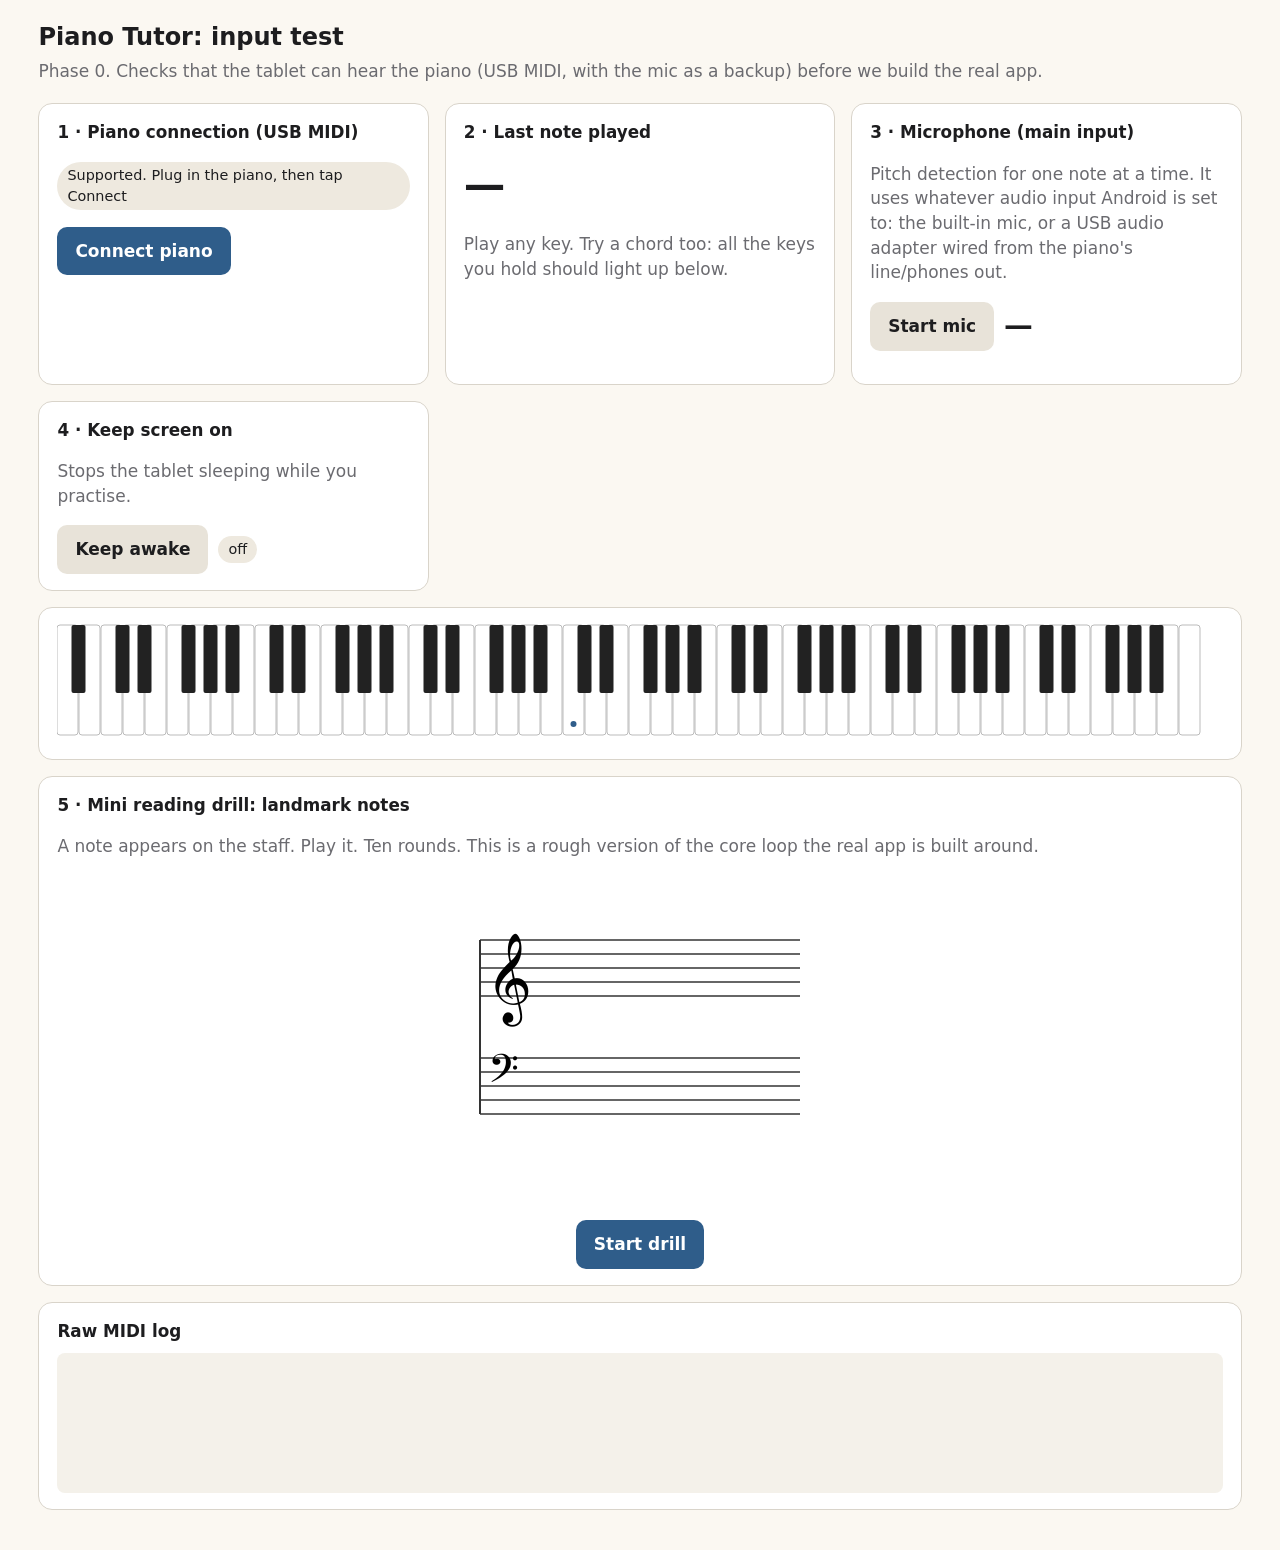
<file: spike/index.html>
<!doctype html>
<html lang="en">
<head>
<meta charset="utf-8">
<meta name="viewport" content="width=device-width, initial-scale=1, viewport-fit=cover">
<title>Piano Tutor — Input Test</title>
<style>
  :root {
    --paper: #fbf8f2; --ink: #1d1d1f; --muted: #6b6b70; --line: #d9d4ca;
    --accent: #2f5d8a; --good: #2e7d4f; --bad: #b3412f; --card: #ffffff;
  }
  * { box-sizing: border-box; }
  body {
    margin: 0; background: var(--paper); color: var(--ink);
    font: 17px/1.45 system-ui, -apple-system, "Segoe UI", Roboto, sans-serif;
    padding: 20px clamp(16px, 3vw, 40px) 40px;
  }
  h1 { font-size: 1.5rem; margin: 0 0 4px; font-weight: 650; }
  h2 { font-size: 1.05rem; margin: 0 0 10px; font-weight: 650; }
  .sub { color: var(--muted); margin: 0 0 20px; }
  .grid { display: grid; gap: 16px; grid-template-columns: repeat(auto-fit, minmax(320px, 1fr)); }
  .card { background: var(--card); border: 1px solid var(--line); border-radius: 14px; padding: 16px 18px; }
  .wide { grid-column: 1 / -1; }
  button {
    font: inherit; font-weight: 600; border: 0; border-radius: 10px; padding: 12px 18px;
    background: var(--accent); color: #fff; cursor: pointer; min-height: 48px;
  }
  button.secondary { background: #e8e3d9; color: var(--ink); }
  button:disabled { opacity: .5; }
  .row { display: flex; gap: 10px; flex-wrap: wrap; align-items: center; }
  .pill { display: inline-block; padding: 3px 10px; border-radius: 99px; font-size: .9rem; background: #eee9df; }
  .pill.ok { background: #dcefe3; color: var(--good); }
  .pill.no { background: #f6dfda; color: var(--bad); }
  .big { font-size: 2.6rem; font-weight: 700; letter-spacing: -.02em; }
  .muted { color: var(--muted); }
  #kbdWrap { overflow-x: auto; }
  #log { font: 13px/1.4 ui-monospace, Consolas, monospace; height: 140px; overflow: auto; background: #f4f1ea; border-radius: 8px; padding: 8px; white-space: pre; }
  .staffBox { display: flex; justify-content: center; }
  .feedback { font-size: 1.4rem; font-weight: 650; min-height: 2em; text-align: center; }
  .feedback.good { color: var(--good); } .feedback.bad { color: var(--bad); }
</style>
</head>
<body>
  <h1>Piano Tutor: input test</h1>
  <p class="sub">Phase 0. Checks that the tablet can hear the piano (USB MIDI, with the mic as a backup) before we build the real app.</p>

  <div class="grid">
    <section class="card">
      <h2>1 · Piano connection (USB MIDI)</h2>
      <p id="midiStatus"><span class="pill">checking…</span></p>
      <div class="row"><button id="midiBtn">Connect piano</button></div>
      <p class="muted" id="midiDevices"></p>
    </section>

    <section class="card">
      <h2>2 · Last note played</h2>
      <div class="big" id="lastNote">—</div>
      <p class="muted" id="lastDetail">Play any key. Try a chord too: all the keys you hold should light up below.</p>
    </section>

    <section class="card">
      <h2>3 · Microphone (main input)</h2>
      <p class="muted">Pitch detection for one note at a time. It uses whatever audio input Android is set to: the built-in mic, or a USB audio adapter wired from the piano's line/phones out.</p>
      <div class="row"><button id="micBtn" class="secondary">Start mic</button> <span class="big" id="micNote" style="font-size:1.8rem">—</span></div>
      <p class="muted" id="micDetail"></p>
    </section>

    <section class="card">
      <h2>4 · Keep screen on</h2>
      <p class="muted">Stops the tablet sleeping while you practise.</p>
      <div class="row"><button id="wakeBtn" class="secondary">Keep awake</button> <span id="wakeStatus" class="pill">off</span></div>
    </section>

    <section class="card wide">
      <div id="kbdWrap"><svg id="kbd"></svg></div>
    </section>

    <section class="card wide">
      <h2>5 · Mini reading drill: landmark notes</h2>
      <p class="muted">A note appears on the staff. Play it. Ten rounds. This is a rough version of the core loop the real app is built around.</p>
      <div class="staffBox"><svg id="staff" width="360" height="300" viewBox="0 0 360 300"></svg></div>
      <div class="feedback" id="drillFeedback"></div>
      <div class="row" style="justify-content:center"><button id="drillBtn">Start drill</button></div>
    </section>

    <section class="card wide">
      <h2>Raw MIDI log</h2>
      <div id="log"></div>
    </section>
  </div>

<script>
// ---------- note helpers ----------
const NAMES = ['C','C♯','D','D♯','E','F','F♯','G','G♯','A','A♯','B'];
const LETTER_STEP = [0,0,1,1,2,3,3,4,4,5,5,6]; // diatonic step for each pitch class (sharps sit on the letter below)
const isBlack = m => [1,3,6,8,10].includes(m % 12);
const noteName = m => NAMES[m % 12] + (Math.floor(m / 12) - 1);
const logEl = document.getElementById('log');
function log(msg) { logEl.textContent += msg + '\n'; logEl.scrollTop = logEl.scrollHeight; }

// ---------- shared note-event bus (MIDI and mic both feed this) ----------
const held = new Set();
const listeners = [];
function noteOn(midi, velocity, source) {
  held.add(midi); drawKeyboard();
  document.getElementById('lastNote').textContent = noteName(midi);
  document.getElementById('lastDetail').textContent =
    `${source} · MIDI ${midi}` + (velocity != null ? ` · velocity ${velocity}/127` : '') +
    (held.size > 1 ? ` · holding ${held.size} keys: ${[...held].sort((a,b)=>a-b).map(noteName).join(' ')}` : '');
  listeners.forEach(fn => fn(midi, source));
}
function noteOff(midi) { held.delete(midi); drawKeyboard(); }

// ---------- 1. Web MIDI ----------
const midiStatus = document.getElementById('midiStatus');
const setPill = (el, text, cls) => el.innerHTML = `<span class="pill ${cls||''}">${text}</span>`;
if (!navigator.requestMIDIAccess) {
  setPill(midiStatus, 'Web MIDI not supported in this browser (use Chrome)', 'no');
  document.getElementById('midiBtn').disabled = true;
} else {
  setPill(midiStatus, 'Supported. Plug in the piano, then tap Connect', '');
}
document.getElementById('midiBtn').onclick = async () => {
  try {
    const access = await navigator.requestMIDIAccess();
    const refresh = () => {
      const inputs = [...access.inputs.values()];
      inputs.forEach(inp => inp.onmidimessage = onMidi);
      document.getElementById('midiDevices').textContent =
        inputs.length ? 'Inputs: ' + inputs.map(i => `${i.name} (${i.manufacturer || '?'})`).join(', ') : 'No MIDI inputs found yet. Check the cable and that the piano is on.';
      setPill(midiStatus, inputs.length ? 'Connected' : 'Access granted, no piano found', inputs.length ? 'ok' : 'no');
    };
    access.onstatechange = e => { log(`state: ${e.port.name} ${e.port.state}`); refresh(); };
    refresh();
  } catch (err) {
    setPill(midiStatus, 'MIDI access refused: ' + err.message, 'no');
  }
};
function onMidi(e) {
  const [status, d1, d2] = e.data;
  const type = status & 0xf0;
  if (type === 0x90 && d2 > 0) { log(`on   ${noteName(d1).padEnd(4)} vel ${d2}`); noteOn(d1, d2, 'MIDI'); }
  else if (type === 0x80 || (type === 0x90 && d2 === 0)) { log(`off  ${noteName(d1)}`); noteOff(d1); }
  else if (type === 0xb0 && d1 === 64) log(`sustain pedal ${d2 >= 64 ? 'down' : 'up'}`);
  else if (status !== 0xfe && status !== 0xf8) log(`msg  ${[...e.data].map(b => b.toString(16).padStart(2,'0')).join(' ')}`);
}

// ---------- 3. Microphone (autocorrelation pitch detection) ----------
let micRunning = false;
document.getElementById('micBtn').onclick = async () => {
  if (micRunning) return;
  try {
    const stream = await navigator.mediaDevices.getUserMedia({ audio: { echoCancellation: false, noiseSuppression: false, autoGainControl: false } });
    const ctx = new AudioContext();
    const src = ctx.createMediaStreamSource(stream);
    const an = ctx.createAnalyser(); an.fftSize = 2048; src.connect(an);
    const buf = new Float32Array(an.fftSize);
    micRunning = true; document.getElementById('micBtn').textContent = 'Listening…';
    // A note counts once its pitch holds for 2 readings. The same note can count again
    // after a fresh attack (a sudden jump in loudness), so repeated notes register while
    // the piano is still ringing.
    let lastMidi = null, stable = 0, emitted = null, prevRms = 0, armed = true;
    setInterval(() => {
      an.getFloatTimeDomainData(buf);
      let sum = 0; for (let i = 0; i < buf.length; i++) sum += buf[i] * buf[i];
      const rms = Math.sqrt(sum / buf.length);
      if (rms > 0.01 && rms > prevRms * 1.6) armed = true; // new attack
      prevRms = rms;
      const f = autoCorrelate(buf, ctx.sampleRate);
      if (f > 0) {
        const m = Math.round(69 + 12 * Math.log2(f / 440));
        stable = (m === lastMidi) ? stable + 1 : 0; lastMidi = m;
        document.getElementById('micNote').textContent = noteName(m);
        document.getElementById('micDetail').textContent = `${f.toFixed(1)} Hz · level ${(rms * 100).toFixed(0)}`;
        if (stable >= 1 && (emitted !== m || armed)) {
          emitted = m; armed = false; noteOn(m, null, 'Mic'); setTimeout(() => noteOff(m), 300);
        }
      } else { stable = 0; lastMidi = null; emitted = null; }
    }, 40);
  } catch (err) { document.getElementById('micDetail').textContent = 'Mic refused: ' + err.message; }
};
function autoCorrelate(buf, rate) { // ACF2+ style
  let size = buf.length, rms = 0;
  for (let i = 0; i < size; i++) rms += buf[i] * buf[i];
  if (Math.sqrt(rms / size) < 0.01) return -1;
  let r1 = 0, r2 = size - 1; const thr = 0.2;
  for (let i = 0; i < size / 2; i++) if (Math.abs(buf[i]) < thr) { r1 = i; break; }
  for (let i = 1; i < size / 2; i++) if (Math.abs(buf[size - i]) < thr) { r2 = size - i; break; }
  buf = buf.slice(r1, r2); size = buf.length;
  const c = new Float32Array(size);
  for (let i = 0; i < size; i++) for (let j = 0; j < size - i; j++) c[i] += buf[j] * buf[j + i];
  let d = 0; while (d < size - 1 && c[d] > c[d + 1]) d++;
  let maxv = -1, maxp = -1;
  for (let i = d; i < size; i++) if (c[i] > maxv) { maxv = c[i]; maxp = i; }
  if (maxp <= 0 || maxp >= size - 1) return -1;
  const x1 = c[maxp - 1], x2 = c[maxp], x3 = c[maxp + 1];
  const a = (x1 + x3 - 2 * x2) / 2, b = (x3 - x1) / 2;
  return rate / (a ? maxp - b / (2 * a) : maxp);
}

// ---------- 4. Wake lock ----------
let wakeLock = null;
document.getElementById('wakeBtn').onclick = async () => {
  const st = document.getElementById('wakeStatus');
  if (!('wakeLock' in navigator)) { st.textContent = 'not supported'; st.className = 'pill no'; return; }
  try {
    wakeLock = await navigator.wakeLock.request('screen');
    st.textContent = 'on'; st.className = 'pill ok';
    wakeLock.addEventListener('release', () => { st.textContent = 'off'; st.className = 'pill'; });
  } catch (err) { st.textContent = err.message; st.className = 'pill no'; }
};

// ---------- keyboard (88 keys, A0–C8) ----------
function drawKeyboard() {
  const svg = document.getElementById('kbd');
  const W = 22, H = 110, BW = 14, BH = 68;
  const whites = []; for (let m = 21; m <= 108; m++) if (!isBlack(m)) whites.push(m);
  svg.setAttribute('width', whites.length * W); svg.setAttribute('height', H + 2);
  let s = '';
  whites.forEach((m, i) => {
    const on = held.has(m);
    s += `<rect x="${i*W}" y="1" width="${W-1}" height="${H}" rx="3" fill="${on ? '#9cc3e6' : '#fff'}" stroke="#bbb"/>`;
    if (m === 60) s += `<circle cx="${i*W + W/2 - .5}" cy="${H - 10}" r="3" fill="#2f5d8a"/>`; // middle C marker
  });
  whites.forEach((m, i) => {
    const b = m + 1;
    if (b <= 108 && isBlack(b)) s += `<rect x="${(i+1)*W - BW/2 - .5}" y="1" width="${BW}" height="${BH}" rx="2" fill="${held.has(b) ? '#2f5d8a' : '#222'}"/>`;
  });
  svg.innerHTML = s;
}
drawKeyboard();
// centre on middle C
document.getElementById('kbdWrap').scrollLeft = 23 * 22 - document.getElementById('kbdWrap').clientWidth / 2;

// ---------- grand staff ----------
const SP = 14;                        // gap between staff lines
const TREBLE_BOTTOM = 120, BASS_BOTTOM = 238; // y of the bottom line of each staff
const dia = m => (Math.floor(m / 12) - 1) * 7 + LETTER_STEP[m % 12]; // diatonic index: C4 = 28
function drawStaff(midi, colour) {
  const svg = document.getElementById('staff');
  let s = '';
  for (let i = 0; i < 5; i++) {
    s += `<line x1="20" x2="340" y1="${TREBLE_BOTTOM - i*SP}" y2="${TREBLE_BOTTOM - i*SP}" stroke="#333" stroke-width="1.3"/>`;
    s += `<line x1="20" x2="340" y1="${BASS_BOTTOM - i*SP}" y2="${BASS_BOTTOM - i*SP}" stroke="#333" stroke-width="1.3"/>`;
  }
  s += `<line x1="20" x2="20" y1="${TREBLE_BOTTOM - 4*SP}" y2="${BASS_BOTTOM}" stroke="#333" stroke-width="2"/>`;
  s += `<text x="26" y="${TREBLE_BOTTOM + 8}" font-size="${SP*5.6}" font-family="serif">𝄞</text>`;
  s += `<text x="28" y="${BASS_BOTTOM - 2*SP + 4}" font-size="${SP*3.4}" font-family="serif">𝄢</text>`;
  if (midi != null) {
    const d = dia(midi), x = 200;
    const treble = d >= 28;
    const base = treble ? TREBLE_BOTTOM : BASS_BOTTOM, ref = treble ? 30 : 18; // E4 / G2 on bottom lines
    const y = base - (d - ref) * SP / 2;
    const ledger = ly => s += `<line x1="${x-17}" x2="${x+17}" y1="${ly}" y2="${ly}" stroke="#333" stroke-width="1.3"/>`;
    if (treble) { for (let k = 28; k >= d && k < 30; k -= 2) ledger(base - (k - ref) * SP/2);
                  for (let k = 40; k <= d; k += 2) ledger(base - (k - ref) * SP/2); }
    else        { for (let k = 28; k <= d && k > 26; k += 2) ledger(base - (k - ref) * SP/2);
                  for (let k = 16; k >= d; k -= 2) ledger(base - (k - ref) * SP/2); }
    if (isBlack(midi)) s += `<text x="${x-30}" y="${y+7}" font-size="22" font-family="serif" fill="${colour}">♯</text>`;
    s += `<ellipse cx="${x}" cy="${y}" rx="${SP*0.68}" ry="${SP*0.48}" transform="rotate(-20 ${x} ${y})" fill="${colour}"/>`;
  }
  svg.innerHTML = s;
}
drawStaff(null);

// ---------- 5. drill ----------
const LANDMARKS = [48, 53, 60, 67, 72, 55, 64, 57, 62]; // Bass C, Bass F, Middle C, Treble G, Treble C, + neighbours
let drill = null;
document.getElementById('drillBtn').onclick = () => {
  drill = { round: 0, correct: 0, times: [] };
  document.getElementById('drillBtn').textContent = 'Restart';
  nextRound();
};
function nextRound() {
  if (drill.round >= 10) {
    const avg = drill.times.length ? (drill.times.reduce((a,b)=>a+b,0) / drill.times.length / 1000).toFixed(1) : '–';
    setFb(`Done: ${drill.correct}/10 right first time · average ${avg}s per note`, 'good');
    drawStaff(null); drill = null; return;
  }
  let t; do { t = LANDMARKS[Math.floor(Math.random() * LANDMARKS.length)]; } while (drill.target === t);
  drill.target = t; drill.round++; drill.start = performance.now(); drill.missed = false;
  drawStaff(t, '#1d1d1f'); setFb(`Round ${drill.round} of 10`, '');
}
function setFb(text, cls) { const el = document.getElementById('drillFeedback'); el.textContent = text; el.className = 'feedback ' + cls; }
listeners.push(midi => {
  if (!drill || drill.waiting) return;
  if (midi === drill.target) {
    const ms = performance.now() - drill.start;
    if (!drill.missed) { drill.correct++; drill.times.push(ms); }
    drawStaff(midi, '#2e7d4f'); setFb(`✓ ${noteName(midi)} · ${(ms/1000).toFixed(1)}s`, 'good');
    drill.waiting = true; setTimeout(() => { drill.waiting = false; nextRound(); }, 900);
  } else {
    drill.missed = true;
    const dir = midi > drill.target ? 'too high' : 'too low';
    setFb(`✗ You played ${noteName(midi)}: ${dir}, try again`, 'bad');
  }
});
</script>
</body>
</html>
</file>
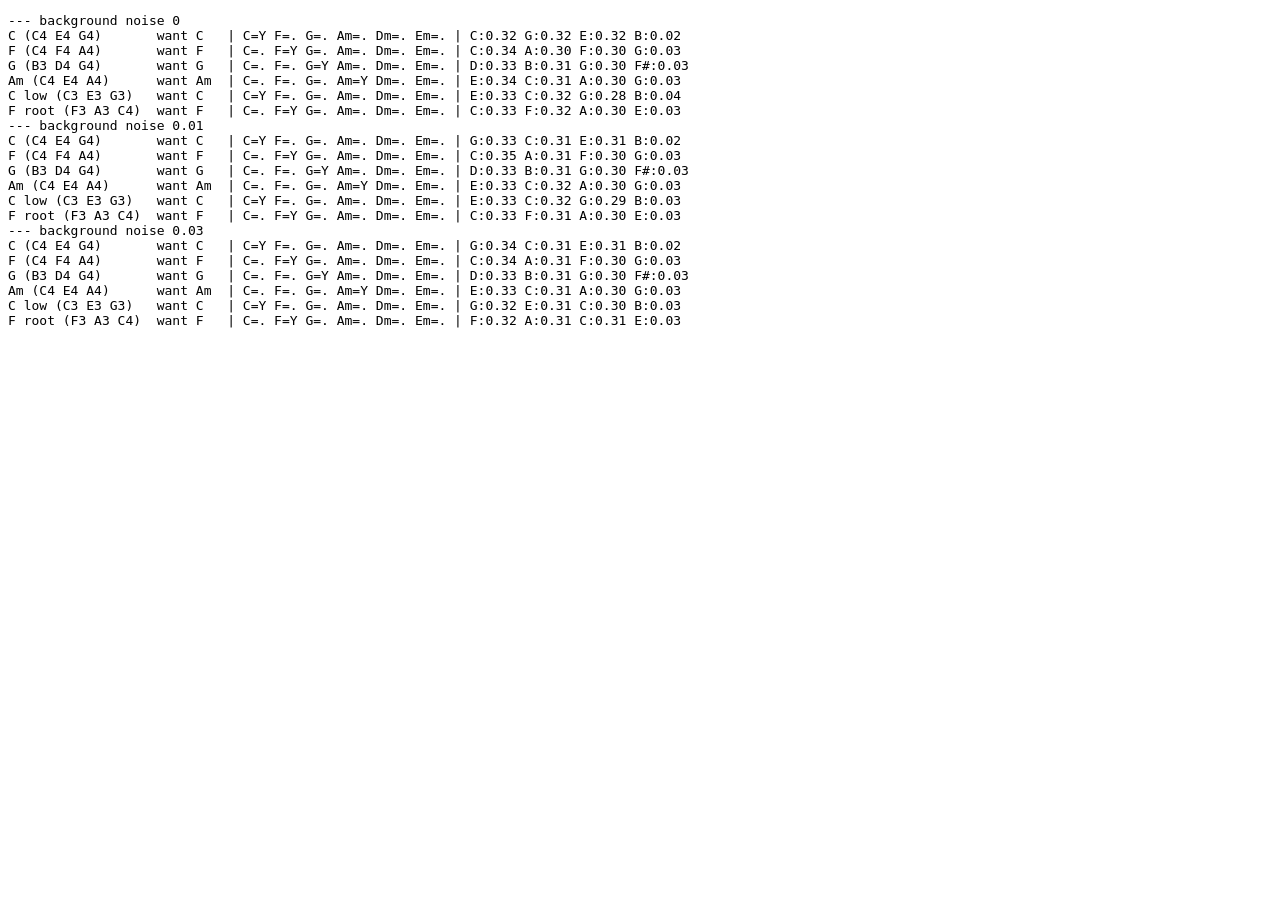
<file: tests/chroma.html>
<!doctype html>
<meta charset="utf-8">
<title>Chroma test</title>
<pre id="out">running…</pre>
<script type="module">
// Renders piano-ish chords offline, takes an FFT like the mic analyser does, and runs the
// app's computeChroma on it. Prints energy per note letter and whether chord matching passes.
import { computeChroma } from '../app/js/input.js';
import { chordScore } from '../app/js/chords.js';
const NAMES = ['C','C#','D','D#','E','F','F#','G','G#','A','A#','B'];
const SR = 48000, N = 8192;
// Synthesise ~0.17 s of a struck chord, 0.25 s after the attack (plain maths, no audio engine).
function render(midis, room = 0) {
  const x = new Float32Array(N), t0 = 0.25;
  midis.forEach(m => {
    const f = 440 * 2 ** ((m - 69) / 12);
    [[1, .6], [2, .4], [3, .25], [4, .15], [5, .1], [6, .07], [7, .04]].forEach(([k, a]) => {
      const fk = f * k * (1 + 0.0004 * k * k), ph = Math.random() * 6.28;
      for (let i = 0; i < N; i++) { const t = t0 + i / SR; x[i] += a * 0.3 * Math.exp(-t * k * 1.5) * Math.sin(2 * Math.PI * fk * t + ph); }
    });
  });
  if (room) for (let i = 0; i < N; i++) x[i] += (Math.random() * 2 - 1) * room; // background noise
  return spectrumDb(x);
}
function spectrumDb(x) {
  const re = new Float64Array(N), im = new Float64Array(N);
  for (let i = 0; i < N; i++) { const w = 0.42 - 0.5 * Math.cos(2 * Math.PI * i / N) + 0.08 * Math.cos(4 * Math.PI * i / N); re[i] = x[i] * w; }
  for (let i = 1, j = 0; i < N; i++) { let b = N >> 1; for (; j & b; b >>= 1) j ^= b; j ^= b; if (i < j) { [re[i], re[j]] = [re[j], re[i]]; [im[i], im[j]] = [im[j], im[i]]; } }
  for (let len = 2; len <= N; len <<= 1) {
    const ang = -2 * Math.PI / len;
    for (let i = 0; i < N; i += len) for (let k = 0; k < len / 2; k++) {
      const wr = Math.cos(ang * k), wi = Math.sin(ang * k);
      const ur = re[i + k], ui = im[i + k];
      const vr = re[i + k + len / 2] * wr - im[i + k + len / 2] * wi, vi = re[i + k + len / 2] * wi + im[i + k + len / 2] * wr;
      re[i + k] = ur + vr; im[i + k] = ui + vi; re[i + k + len / 2] = ur - vr; im[i + k + len / 2] = ui - vi;
    }
  }
  const out = new Float32Array(N / 2);
  for (let i = 0; i < N / 2; i++) out[i] = 20 * Math.log10(Math.hypot(re[i], im[i]) / N + 1e-12);
  return out;
}
const tests = [
  ['C (C4 E4 G4)', [60, 64, 67], 'C'],
  ['F (C4 F4 A4)', [60, 65, 69], 'F'],
  ['G (B3 D4 G4)', [59, 62, 67], 'G'],
  ['Am (C4 E4 A4)', [60, 64, 69], 'Am'],
  ['C low (C3 E3 G3)', [48, 52, 55], 'C'],
  ['F root (F3 A3 C4)', [53, 57, 60], 'F'],
];
const lines = [];
for (const noise of [0, 0.01, 0.03]) {
  lines.push(`--- background noise ${noise}`);
  for (const [name, midis, want] of tests) {
    const c = computeChroma(render(midis, noise), SR, N);
    const top = c.map((v, i) => [NAMES[i], v]).sort((a, b) => b[1] - a[1]).slice(0, 4).map(([n, v]) => `${n}:${v.toFixed(2)}`).join(' ');
    const scores = ['C', 'F', 'G', 'Am', 'Dm', 'Em'].map(ch => `${ch}=${chordScore(c, ch).ok ? 'Y' : '.'}`).join(' ');
    lines.push(`${name.padEnd(18)} want ${want.padEnd(3)} | ${scores} | ${top}`);
  }
}
out.textContent = lines.join('\n');
</script>
</file>
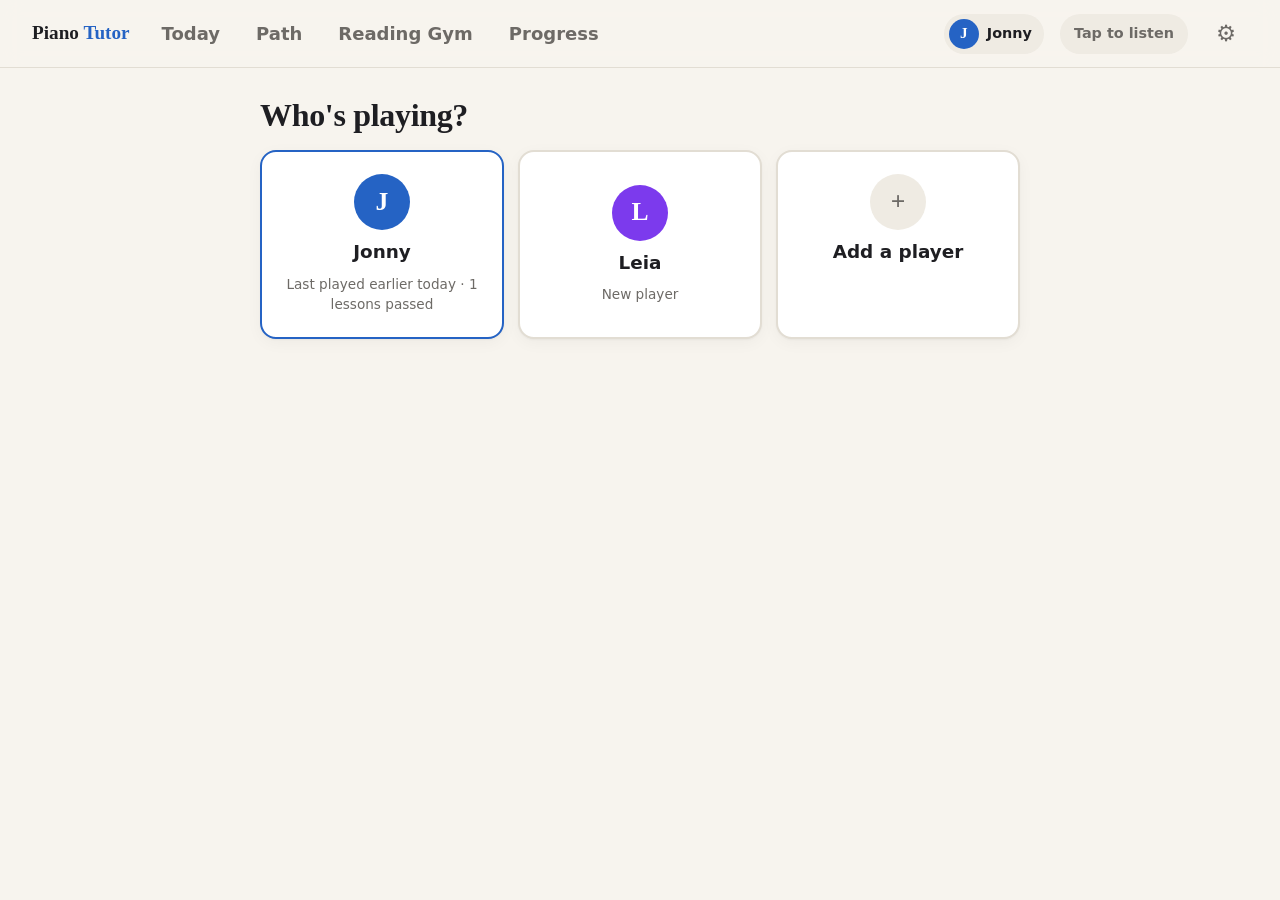
<file: tests/dupes.html>
<!doctype html><meta charset="utf-8"><title>dupes</title><script>
// Recreates the v0.3.0 bug state: four "Jonny" players, one with some progress.
localStorage.clear(); sessionStorage.clear();
const list = [];
for (let i = 0; i < 4; i++) {
  const id = 'pdup' + i;
  list.push({ id, name: 'Jonny', colour: '#2563c4', createdAt: Date.now() });
  const d = { version: 1, createdAt: Date.now(), settings: {}, onboarded: i === 2, placement: null,
    lessons: i === 2 ? { 'l1-1': { done: true, steps: {} } } : {}, notes: {}, practice: {}, history: [], lastActiveAt: i === 2 ? Date.now() - 3600e3 : null };
  localStorage.setItem('pianoTutor.v1.' + id, JSON.stringify(d));
}
localStorage.setItem('pianoTutor.profiles', JSON.stringify({ active: 'pdup3', list }));
location.replace('../app/' + (new URLSearchParams(location.search).get('to') || ''));
</script>
</file>
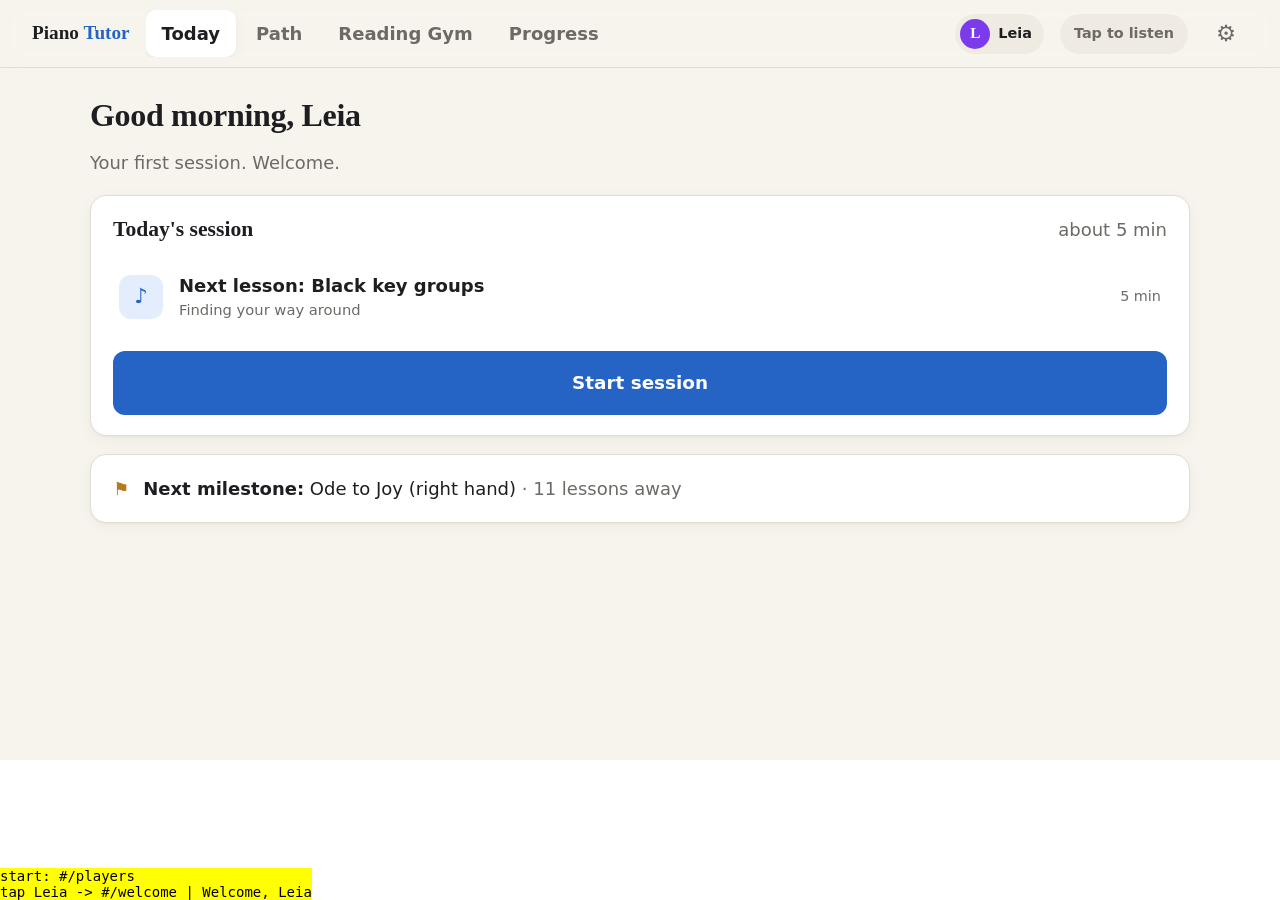
<file: tests/flow.html>
<!doctype html><meta charset="utf-8"><title>flow</title><body style="margin:0"><pre id="log" style="position:fixed;bottom:0;left:0;background:#ff0;z-index:9;margin:0;font-size:14px"></pre>
<iframe id="f" style="width:1280px;height:760px;border:0"></iframe><script>
localStorage.clear(); sessionStorage.clear();
const f = document.getElementById('f'), log = m => document.getElementById('log').textContent += m + '\n';
const wait = ms => new Promise(r => setTimeout(r, ms));
f.src = '../app/';
f.onload = async () => {
  await wait(600); const d = f.contentDocument, w = f.contentWindow;
  log('start: ' + w.location.hash);
  d.querySelectorAll('[data-id]')[1].click(); await wait(300);
  log('tap Leia -> ' + w.location.hash + ' | ' + d.querySelector('h1').textContent);
  d.querySelector('[data-c=new]').click(); await wait(300);
  log('I\'m new -> ' + w.location.hash + ' | ' + d.querySelector('h1').textContent);
  w.location.hash = '#/welcome?new=1'; await wait(300);
  const form = d.querySelector('form'); form.pname.value = 'leia'; form.requestSubmit(); await wait(300);
  log('add "leia" -> ' + w.location.hash + ' | players: ' + JSON.parse(localStorage.getItem('pianoTutor.profiles')).list.map(p => p.name).join(','));
  w.location.hash = '#/welcome?new=1'; await wait(300);
  const f2 = d.querySelector('form'); f2.pname.value = 'Grandma'; f2.requestSubmit(); await wait(300);
  log('add Grandma -> ' + w.location.hash + ' | ' + d.querySelector('h1').textContent + ' | players: ' + JSON.parse(localStorage.getItem('pianoTutor.profiles')).list.map(p => p.name).join(','));
};
</script>
</file>
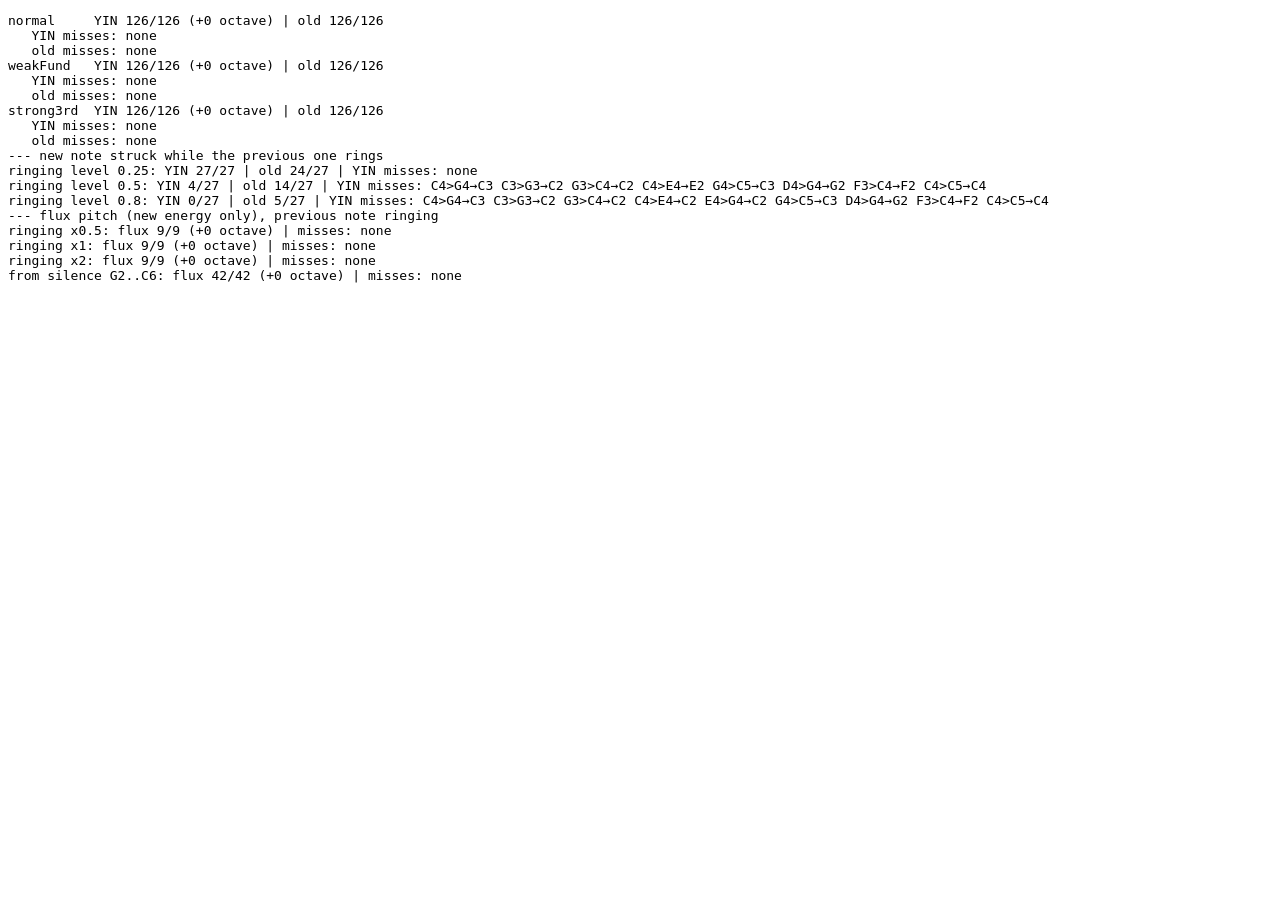
<file: tests/pitch.html>
<!doctype html>
<meta charset="utf-8">
<title>Pitch test</title>
<pre id="out">running…</pre>
<script type="module">
// Synthesises piano-like notes (several partial mixes, slight inharmonicity, decay, noise)
// and compares the app's pitch detector (YIN) with the old autocorrelation one.
// Run: chrome --headless=new --virtual-time-budget=20000 --dump-dom http://127.0.0.1:8765/tests/pitch.html
import { detectPitch, autoCorrelate, fluxPitch } from '../app/js/input.js';
const SR = 48000, N = 2048;
const NAMES = ['C','C#','D','D#','E','F','F#','G','G#','A','A#','B'];
const name = m => NAMES[((m % 12) + 12) % 12] + (Math.floor(m / 12) - 1);
const toMidi = f => f > 0 ? Math.round(69 + 12 * Math.log2(f / 440)) : null;
// partial amplitude profiles: normal, weak fundamental (small speakers), strong 3rd partial
const PROFILES = {
  normal: [1, .5, .3, .2, .12, .08, .05],
  weakFund: [.25, .8, .6, .35, .2, .1, .06],
  strong3rd: [.6, .4, 1, .3, .2, .1, .05],
};
function tone(midi, profile, t0 = 0.08, noise = 0.004) {
  const f = 440 * 2 ** ((midi - 69) / 12), x = new Float32Array(N);
  profile.forEach((a, i) => {
    const k = i + 1, fk = f * k * Math.sqrt(1 + 0.0004 * k * k), ph = Math.random() * 6.28;
    for (let n = 0; n < N; n++) { const t = t0 + n / SR; x[n] += a * 0.25 * Math.exp(-t * (1 + k)) * Math.sin(2 * Math.PI * fk * t + ph); }
  });
  for (let n = 0; n < N; n++) x[n] += (Math.random() * 2 - 1) * noise;
  return x;
}
const notes = [];
for (let m = 43; m <= 84; m++) notes.push(m); // G2 .. C6
const lines = [];
for (const [pname, prof] of Object.entries(PROFILES)) {
  let yinOk = 0, acOk = 0, yinOct = 0;
  const yinBad = [], acBad = [];
  for (const m of notes) for (let rep = 0; rep < 3; rep++) {
    const x = tone(m, prof);
    const y = toMidi(detectPitch(x, SR)), a = toMidi(autoCorrelate(x, SR));
    if (y === m) yinOk++; else if (y != null && Math.abs(y - m) === 12) yinOct++; else yinBad.push(`${name(m)}→${y == null ? '?' : name(y)}`);
    if (a === m) acOk++; else acBad.push(`${name(m)}→${a == null ? '?' : name(a)}`);
  }
  const total = notes.length * 3;
  lines.push(`${pname.padEnd(10)} YIN ${yinOk}/${total} (+${yinOct} octave) | old ${acOk}/${total}`);
  lines.push(`   YIN misses: ${[...new Set(yinBad)].slice(0, 12).join(' ') || 'none'}`);
  lines.push(`   old misses: ${[...new Set(acBad)].slice(0, 12).join(' ') || 'none'}`);
}
// Ringing: the previous note is still sounding (older, quieter) when the new one is struck.
lines.push('--- new note struck while the previous one rings');
const pairs = [[60, 67], [48, 55], [55, 60], [60, 64], [64, 67], [67, 72], [62, 67], [53, 60], [60, 72]];
for (const ring of [0.25, 0.5, 0.8]) {
  let ok = 0, okOld = 0; const bad = [];
  for (const [prev, now] of pairs) for (let rep = 0; rep < 3; rep++) {
    const a = tone(prev, PROFILES.normal, 0.6, 0), b = tone(now, PROFILES.normal, 0.06);
    const x = a.map((v, i) => v * ring * 3 + b[i]);
    const y = toMidi(detectPitch(x, SR)), o = toMidi(autoCorrelate(x, SR));
    if (y === now) ok++; else bad.push(`${name(prev)}>${name(now)}→${y == null ? '?' : name(y)}`);
    if (o === now) okOld++;
  }
  lines.push(`ringing level ${ring}: YIN ${ok}/${pairs.length * 3} | old ${okOld}/${pairs.length * 3} | YIN misses: ${[...new Set(bad)].join(' ') || 'none'}`);
}
// Flux pitch: compare the spectrum just before the strike with the one just after.
const NF = 4096;
function frame(parts) { // parts: [[midi, startOffsetSeconds(negative = struck earlier), level]]
  const x = new Float32Array(NF);
  for (const [m, t0, lvl] of parts) {
    const f = 440 * 2 ** ((m - 69) / 12);
    PROFILES.normal.forEach((a, i) => {
      const k = i + 1, fk = f * k * Math.sqrt(1 + 0.0004 * k * k), ph = (m * 7 + k) % 6;
      for (let n = 0; n < NF; n++) { const t = n / SR - t0; if (t < 0) continue; x[n] += lvl * a * 0.25 * Math.exp(-t * (1 + k)) * Math.sin(2 * Math.PI * fk * t + ph); }
    });
  }
  for (let n = 0; n < NF; n++) x[n] += (Math.random() * 2 - 1) * 0.003;
  return mags(x);
}
function mags(x) {
  const re = new Float64Array(NF), im = new Float64Array(NF);
  for (let i = 0; i < NF; i++) re[i] = x[i] * (0.42 - 0.5 * Math.cos(2 * Math.PI * i / NF) + 0.08 * Math.cos(4 * Math.PI * i / NF));
  for (let i = 1, j = 0; i < NF; i++) { let b = NF >> 1; for (; j & b; b >>= 1) j ^= b; j ^= b; if (i < j) { [re[i], re[j]] = [re[j], re[i]]; } }
  for (let len = 2; len <= NF; len <<= 1) { const ang = -2 * Math.PI / len;
    for (let i = 0; i < NF; i += len) for (let k = 0; k < len / 2; k++) {
      const wr = Math.cos(ang * k), wi = Math.sin(ang * k), ur = re[i + k], ui = im[i + k];
      const vr = re[i + k + len / 2] * wr - im[i + k + len / 2] * wi, vi = re[i + k + len / 2] * wi + im[i + k + len / 2] * wr;
      re[i + k] = ur + vr; im[i + k] = ui + vi; re[i + k + len / 2] = ur - vr; im[i + k + len / 2] = ui - vi; } }
  const out = new Float32Array(NF / 2);
  for (let i = 0; i < NF / 2; i++) out[i] = Math.hypot(re[i], im[i]) / NF;
  return out;
}
lines.push('--- flux pitch (new energy only), previous note ringing');
for (const ring of [0.5, 1, 2]) {
  let ok = 0, oct = 0; const bad = [];
  for (const [prev, nowM] of pairs) {
    // "before": prev struck 0.5 s ago. "after": same, plus the new note struck 50 ms into the window
    const before = frame([[prev, -0.5, ring]]);
    const after = frame([[prev, -0.58, ring], [nowM, NF / SR - 0.05, 1]]);
    const r = fluxPitch(after, before, SR, NF);
    if (r?.midi === nowM) ok++; else if (r && Math.abs(r.midi - nowM) === 12) oct++; else bad.push(`${name(prev)}>${name(nowM)}→${r ? name(r.midi) : '?'}`);
  }
  lines.push(`ringing x${ring}: flux ${ok}/${pairs.length} (+${oct} octave) | misses: ${bad.join(' ') || 'none'}`);
}
// and from silence, across the range
let okS = 0, octS = 0; const badS = [];
for (let m = 43; m <= 84; m++) {
  const r = fluxPitch(frame([[m, NF / SR - 0.05, 1]]), frame([]), SR, NF);
  if (r?.midi === m) okS++; else if (r && Math.abs(r.midi - m) === 12) octS++; else badS.push(`${name(m)}→${r ? name(r.midi) : '?'}`);
}
lines.push(`from silence G2..C6: flux ${okS}/42 (+${octS} octave) | misses: ${badS.join(' ') || 'none'}`);
document.getElementById('out').textContent = lines.join('\n');
</script>
</file>
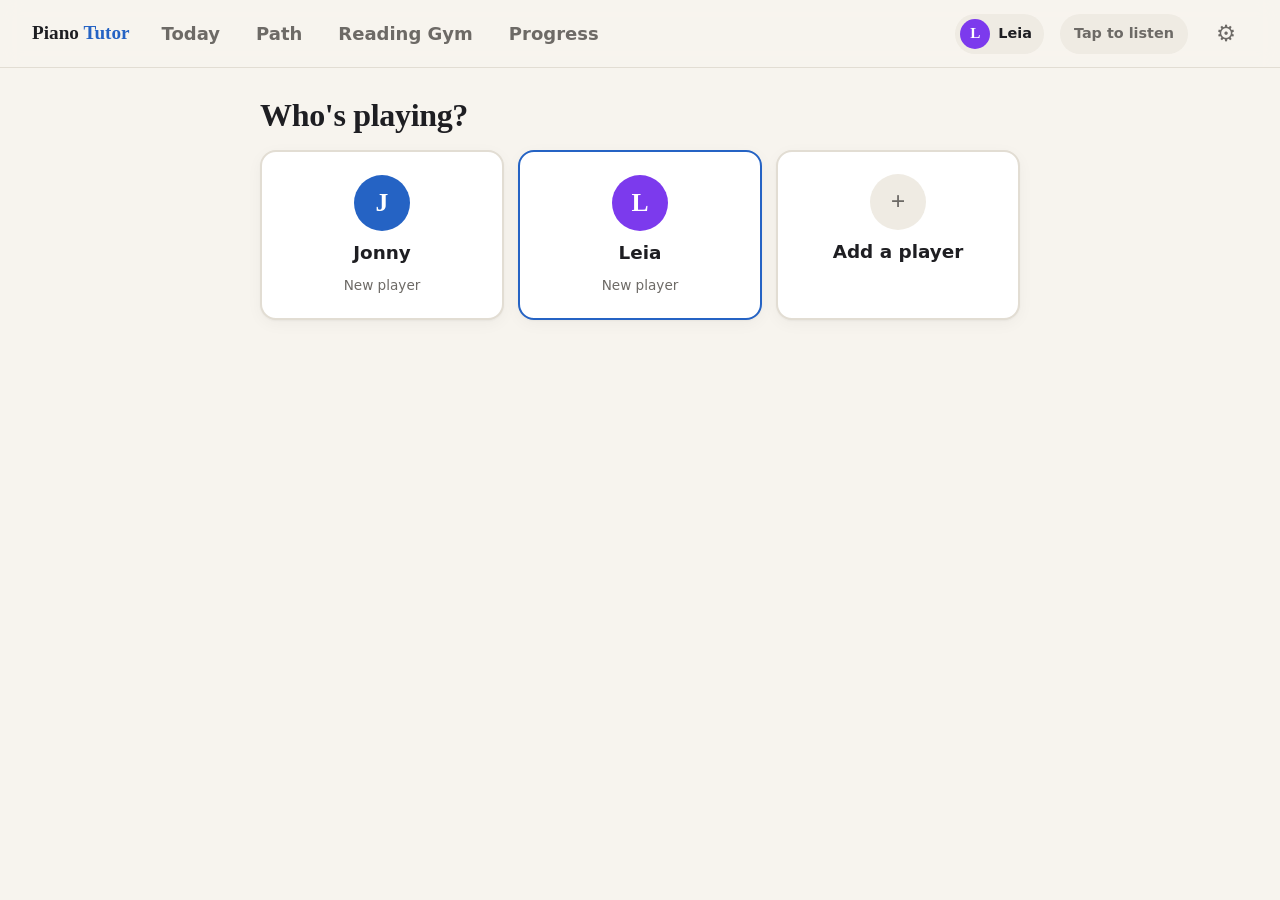
<file: tests/seed.html>
<!doctype html>
<meta charset="utf-8">
<title>Seed test state</title>
<script>
// Dev helper: tests/seed.html?preset=new|placed|midway&to=/today
const p = new URLSearchParams(location.search);
const preset = p.get('preset') || 'new';
const DAY = 86400000, now = Date.now();
const base = { version: 1, createdAt: now - 30 * DAY, settings: { touchKeyboard: true, micThreshold: 0.012, theme: p.get('theme') || 'system', autoListen: false },
  onboarded: preset !== 'new', placement: null, lessons: {}, notes: {}, practice: {}, history: [], lastActiveAt: null, prevSessionAt: null };
const done = ids => ids.forEach(id => base.lessons[id] = { done: true, completedAt: now - 5 * DAY, steps: {} });
if (preset === 'placed' || preset === 'midway') {
  base.placement = { at: now - 20 * DAY, score: 13, total: 16, passed: true };
  done(['l1-1','l1-2','l2-1','l2-2','l2-3','l3-1','l3-2']);
}
if (preset === 'midway') {
  done(['l4-1','l4-2','l4-3']);
  base.lessons['l4-1'].steps = { 1: { done: true, best: 0.92, at: now - 6 * DAY } };
  base.lessons['l4-2'].steps = { 1: { done: true, best: 0.75, at: now - 5 * DAY } };
  base.lessons['l4-3'].steps = { 0: { done: true, best: 1, at: now - 5 * DAY } };
  Object.assign(base.notes, { C4: { box: 5, seen: 20, right: 19 }, G4: { box: 4, seen: 14, right: 12 }, F3: { box: 2, seen: 12, right: 8 },
    C5: { box: 3, seen: 9, right: 7 }, C3: { box: 1, seen: 8, right: 4 }, D4: { box: 4, seen: 10, right: 9 }, E4: { box: 3, seen: 10, right: 8 }, F4: { box: 2, seen: 9, right: 6 } });
  for (let i = 0; i < 28; i++) if ([0, 2, 3, 5, 8, 9, 12, 15, 16, 19].includes(i)) {
    const d = new Date(now - (i + 5) * DAY); const k = `${d.getFullYear()}-${String(d.getMonth()+1).padStart(2,'0')}-${String(d.getDate()).padStart(2,'0')}`;
    base.practice[k] = 600 + (i * 137) % 900;
  }
  base.history = [
    { at: now - 5 * DAY, kind: 'play', id: 'l4-3', title: 'Mary Had a Little Lamb', detail: '100% clean, 31s' },
    { at: now - 5 * DAY, kind: 'lesson', id: 'l4-3', title: 'Mary Had a Little Lamb', detail: 'Lesson complete' },
    { at: now - 5 * DAY, kind: 'gym', id: 'gym', title: 'Reading Gym', detail: '9/10, avg 2.1s' },
  ];
  base.lastActiveAt = now - 5 * DAY;
}
if (p.get('picked')) sessionStorage.setItem('pt.picked', '1');
if (p.get('gap')) base.lastActiveAt = now - Number(p.get('gap')) * DAY;
if (p.get('streak1')) { base.lessons['l4-4'] = { done: false, steps: { 0: { done: true, mastered: true }, 1: { done: true, waitStreak: 1 } } }; }
if (p.get('players') === '2') {
  // two players, stored in the multi-player format
  localStorage.setItem('pianoTutor.profiles', JSON.stringify({ active: 'pA', list: [
    { id: 'pA', name: 'Jonny', colour: '#2563c4', createdAt: now }, { id: 'pB', name: 'Ella', colour: '#c2410c', createdAt: now }] }));
  localStorage.setItem('pianoTutor.v1.pA', JSON.stringify(base));
  localStorage.setItem('pianoTutor.v1.pB', JSON.stringify({ version: 1, createdAt: now, settings: {}, onboarded: false, lessons: {}, notes: {}, practice: {}, history: [] }));
} else if (preset !== 'empty') {
  // single-player data in the pre-v0.3 format: the app moves it into a player profile
  localStorage.setItem('pianoTutor.v1', JSON.stringify(base));
}
location.replace('../app/' + (p.get('sim') ? '?sim=' + p.get('sim') + '&simgap=' + (p.get('simgap') || 150) + '&simdelay=' + (p.get('simdelay') || 1000) + (p.get('autostart') ? '&autostart=1' : '') + (p.get('simsrc') ? '&simsrc=' + p.get('simsrc') : '') : '') + '#' + (p.get('to') || '/today'));
</script>
</file>
